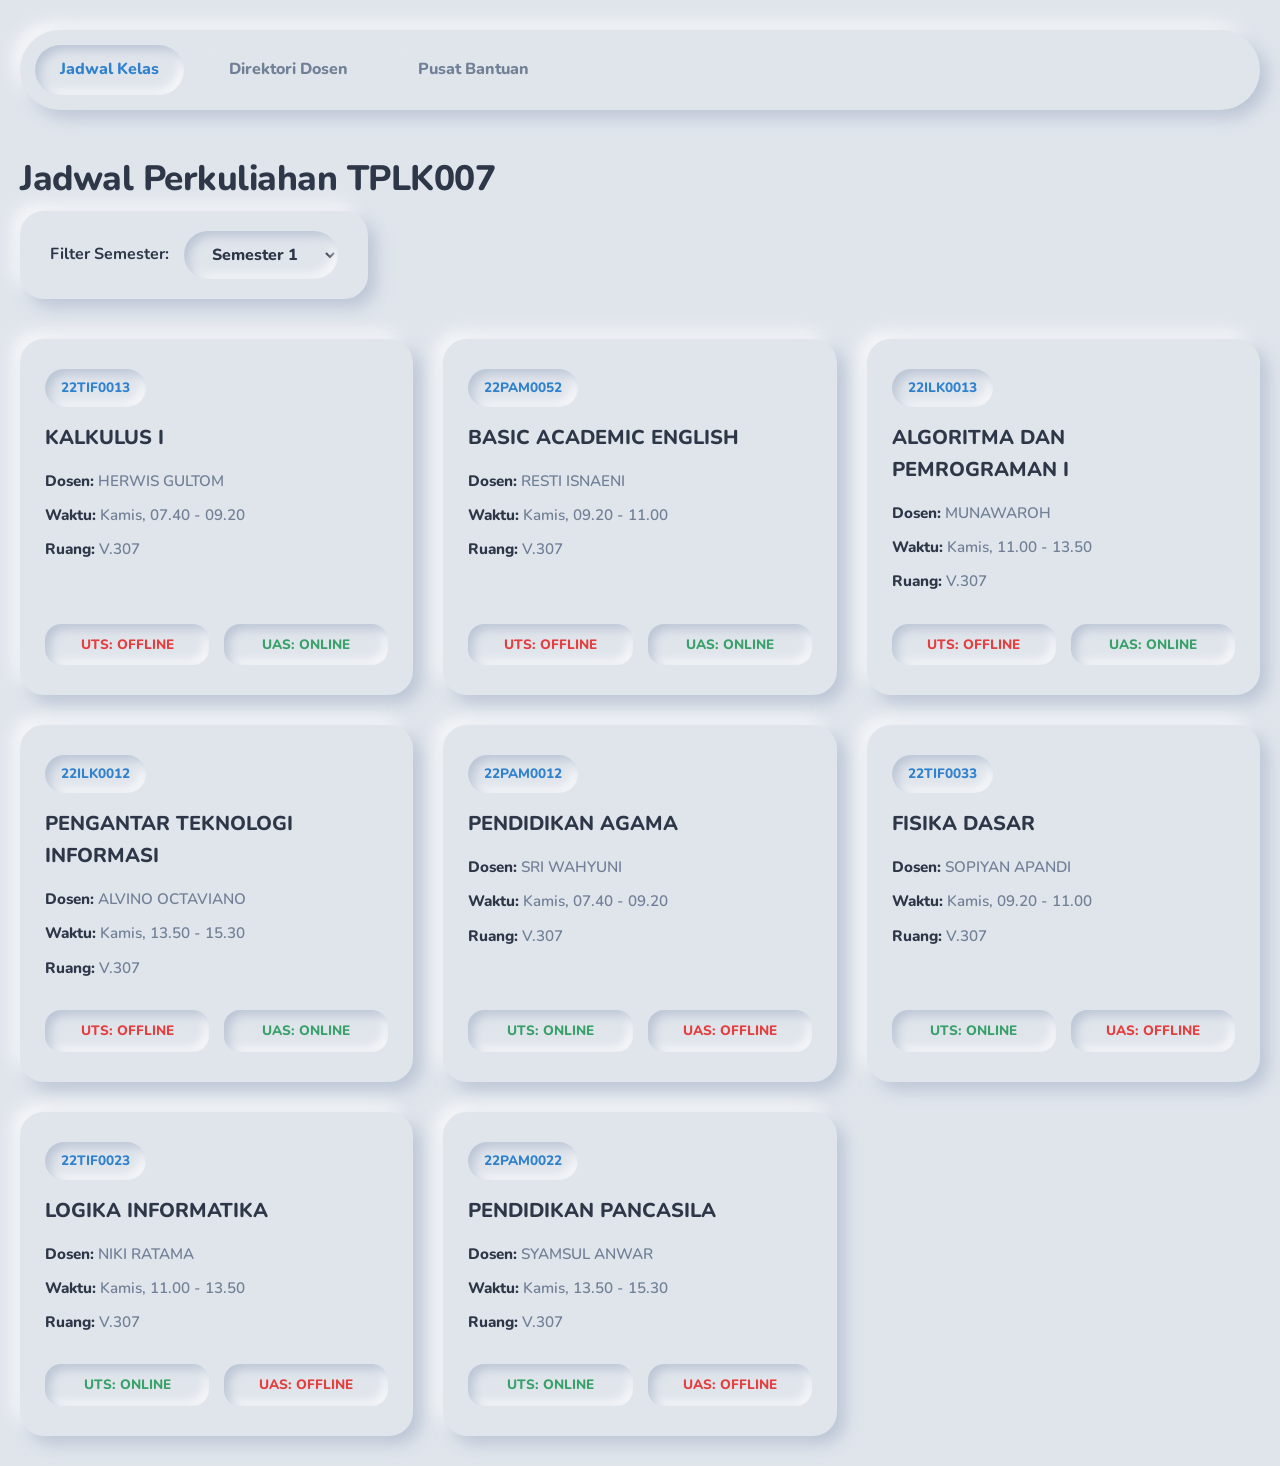
<file: index.html>
<!DOCTYPE html>
<html lang="id">
<head>
    <meta charset="UTF-8">
    <meta name="viewport" content="width=device-width, initial-scale=1.0">
    <title>Jadwal Kuliah | Prototype</title>
    <link rel="stylesheet" href="style4.css">
</head>
<body>

    <div class="container">
        <nav id="mainNav">
            <a href="#" data-target="page-jadwal" class="active">Jadwal Kelas</a>
            <a href="#" data-target="page-dosen">Direktori Dosen</a>
            <a href="#" data-target="page-bantuan">Pusat Bantuan</a>
        </nav>

        <section id="page-jadwal" class="page-section active">
            <h1 class="header-title">Jadwal Perkuliahan TPLK007</h1>
            
            <div class="filter-box">
                <label for="semesterSelect"><strong>Filter Semester:</strong></label>
                <select id="semesterSelect">
                    <option value="1" selected>Semester 1</option>
                    <option value="2">Semester 2</option>
                    <option value="3">Semester 3</option>
                    <option value="4">Semester 4</option>
                    <option value="5">Semester 5</option>
                </select>
            </div>

            <div id="jadwalResults" class="grid-layout">
                </div>
            
            <div id="jadwalEmpty" class="empty-state">
                <h3>⚠️ Data Tidak Ditemukan</h3>
                <p>Jadwal untuk semester ini belum diterbitkan oleh bagian akademik.</p>
            </div>
        </section>

        <section id="page-dosen" class="page-section">
            <h1 class="header-title">Direktori Dosen Pengampu</h1>
            <p class="header-subtitle">Daftar dosen yang mengajar di kelas TPLK007.</p>
            <div class="filter-box">
                <label for="semesterDosen"><strong>Filter Semester:</strong></label>
                <select id="semesterDosen">
                    <option value="1" selected>Semester 1</option>
                    <option value="2">Semester 2</option>
                    <option value="3">Semester 3</option>
                    <option value="4">Semester 4</option>
                    <option value="5">Semester 5</option>
                </select>
            </div>
            <div id="dosenResult" class="grid-layout">
                </div>

            <div id="dosenEmpty" class="empty-state">
                <h3>⚠️ Data Dosen Tidak Ditemukan</h3>
                <p>Jadwal untuk semester ini belum diterbitkan oleh bagian akademik.</p>
            </div>
        </section>

        <section id="page-bantuan" class="page-section">
            <h1 class="header-title">Pusat Bantuan Mahasiswa</h1>
            <p class="header-subtitle">Pertanyaan yang sering diajukan seputar jadwal dan perkuliahan.</p>

            <div class="faq-item">
                <div class="faq-question">1. Bagaimana jika terdapat jadwal yang bentrok?</div>
                <div class="faq-answer">Silakan lapor ke bagian Administrasi Akademik (BAA) di lantai 1 maksimal 2 minggu setelah perkuliahan dimulai.</div>
            </div>
            <div class="faq-item">
                <div class="faq-question">2. Apa perbedaan status UTS Online dan Tatap Muka?</div>
                <div class="faq-answer">Status <b>Online</b> berarti ujian dilakukan melalui e-learning kampus. Status <b>Tatap Muka</b> mewajibkan kehadiran fisik di ruangan yang tertera pada jadwal.</div>
            </div>
            <div class="faq-item">
                <div class="faq-question">3. Jadwal Semester 3 saya tidak muncul?</div>
                <div class="faq-answer">Jika sistem menampilkan peringatan "Data Tidak Ditemukan", artinya KRS untuk semester tersebut belum divalidasi oleh Dosen Pembimbing Akademik.</div>
            </div>
            <div class="faq-item">
                <div class="faq-question">4. Bagaimana cara menghubungi dosen jika kelas dialihkan?</div>
                <div class="faq-answer">Gunakan menu <b>Direktori Dosen</b> untuk mencari email beliau, atau hubungi ketua tingkat (Koti) kelas TPLK007 untuk konfirmasi grup WhatsApp.</div>
            </div>
        </section>
    </div>

    <script>
        // === LOGIKA NAVIGASI (SPA) ===
        const navLinks = document.querySelectorAll('#mainNav a');
        const pages = document.querySelectorAll('.page-section');

        navLinks.forEach(link => {
            link.addEventListener('click', function(e) {
                e.preventDefault();

                // Hapus class active dari semua menu & sembunyikan semua halaman
                navLinks.forEach(nav => nav.classList.remove('active'));
                pages.forEach(page => page.classList.remove('active'));

                // Tambahkan class active ke menu yg diklik & tampilkan halamannya
                this.classList.add('active');
                const targetId = this.getAttribute('data-target');
                document.getElementById(targetId).classList.add('active');
            });
        });

        // === LOGIKA FILTER JADWAL ===
        const databaseJadwal = [
            //====Semester 1
            { semester: "1", kode: "22TIF0013", matkul: "KALKULUS I", dosen: "HERWIS GULTOM", hari: "Kamis", jam: "07.40 - 09.20", ruang: "V.307", uts: "OFFLINE", uas: "ONLINE" },
            { semester: "1", kode: "22PAM0052", matkul: "BASIC ACADEMIC ENGLISH", dosen: "RESTI ISNAENI", hari: "Kamis", jam: "09.20 - 11.00", ruang: "V.307", uts: "OFFLINE", uas: "ONLINE" },
            { semester: "1", kode: "22ILK0013", matkul: "ALGORITMA DAN PEMROGRAMAN I", dosen: "MUNAWAROH", hari: "Kamis", jam: "11.00 - 13.50", ruang: "V.307", uts: "OFFLINE", uas: "ONLINE" },
            { semester: "1", kode: "22ILK0012", matkul: "PENGANTAR TEKNOLOGI INFORMASI", dosen: "ALVINO OCTAVIANO", hari: "Kamis", jam: "13.50 - 15.30", ruang: "V.307", uts: "OFFLINE", uas: "ONLINE" },
            { semester: "1", kode: "22PAM0012", matkul: "PENDIDIKAN AGAMA", dosen: "SRI WAHYUNI", hari: "Kamis", jam: "07.40 - 09.20", ruang: "V.307", uts: "ONLINE", uas: "OFFLINE" },
            { semester: "1", kode: "22TIF0033", matkul: "FISIKA DASAR", dosen: "SOPIYAN APANDI", hari: "Kamis", jam: "09.20 - 11.00", ruang: "V.307", uts: "ONLINE", uas: "OFFLINE" },
            { semester: "1", kode: "22TIF0023", matkul: "LOGIKA INFORMATIKA", dosen: "NIKI RATAMA", hari: "Kamis", jam: "11.00 - 13.50", ruang: "V.307", uts: "ONLINE", uas: "OFFLINE" },
            { semester: "1", kode: "22PAM0022", matkul: "PENDIDIKAN PANCASILA", dosen: "SYAMSUL ANWAR", hari: "Kamis", jam: "13.50 - 15.30", ruang: "V.307", uts: "ONLINE", uas: "OFFLINE" },

            //====Semester 2
            { semester: "2", kode: "22TIF0062", matkul: "KOMPUTER GRAFIK", dosen: "PETRICIA OKTAVIA", hari: "Kamis", jam: "07.40 - 09.20", ruang: "V.109", uts: "OFFLINE", uas: "ONLINE" },
            { semester: "2", kode: "22TIF0052", matkul: "KOMPUTER DAN MASYARAKAT", dosen: "RIA ESTER", hari: "Kamis", jam: "09.20 - 11.00", ruang: "V.109", uts: "OFFLINE", uas: "ONLINE" },
            { semester: "2", kode: "22TIF0043", matkul: "KALKULUS II", dosen: "MUNAWAROH", hari: "Kamis", jam: "11.00 - 13.50", ruang: "V.109", uts: "OFFLINE", uas: "ONLINE" },
            { semester: "2", kode: "22ILK0033", matkul: "SISTEM OPERASI", dosen: "RINNA RACHMATIKA", hari: "Kamis", jam: "13.50 - 15.30", ruang: "V.109", uts: "OFFLINE", uas: "ONLINE" },
            { semester: "2", kode: "22TIF0082", matkul: "PENGANTAR APLIKASI KOMPUTER", dosen: "GIGIH AMRILLAH IBUNRHUS", hari: "Kamis", jam: "07.40 - 09.20", ruang: "V.109", uts: "ONLINE", uas: "OFFLINE" },
            { semester: "2", kode: "22PAM0062", matkul: "INTERMEDIATE ACADEMIC ENGLISH", dosen: "NENENG MISLIYAH", hari: "Kamis", jam: "09.20 - 11.00", ruang: "V.109", uts: "ONLINE", uas: "OFFLINE" },
            { semester: "2", kode: "22TIF0072", matkul: "KOMUNIKASI DATA", dosen: "WINARNI", hari: "Kamis", jam: "11.00 - 13.50", ruang: "V.109", uts: "ONLINE", uas: "OFFLINE" },
            { semester: "2", kode: "22PAM0042", matkul: "BAHASA INDONESIA", dosen: "ITA HANDAYANI", hari: "Kamis", jam: "13.50 - 15.30", ruang: "V.109", uts: "ONLINE", uas: "OFFLINE" },
            { semester: "2", kode: "22PAM0032", matkul: "PENDIDIKAN KEWARGANEGARAAN", dosen: "PRIMA SADEWA", hari: "Kamis", jam: "16.00 - 17.40", ruang: "V.109", uts: "ONLINE", uas: "OFFLINE" },

            //====Semester 3
            { semester: "3", kode: "22TIF0122", matkul: "GRAPH TERAPAN", dosen: "ABDULLAH MUHAJIR", hari: "Kamis", jam: "07.40 - 09.20", ruang: "V.108", uts: "OFFLINE", uas: "ONLINE" },
            { semester: "3", kode: "22TIF0113", matkul: "ALGORITMA DAN PEMROGRAMAN II", dosen: "EKA SRI RAHAYU", hari: "Kamis", jam: "09.20 - 11.00", ruang: "V.108", uts: "OFFLINE", uas: "ONLINE" },
            { semester: "3", kode: "22ILK0042", matkul: "ALJABAR LINIER DAN MATRIKS", dosen: "WIDYAH NOVIANA", hari: "Kamis", jam: "11.00 - 13.50", ruang: "V.108", uts: "OFFLINE", uas: "ONLINE" },
            { semester: "3", kode: "22TIF0103", matkul: "STRUTUR DATA", dosen: "IWAN GIRI WALUYO", hari: "Kamis", jam: "16.00 - 17.40", ruang: "V.108", uts: "OFFLINE", uas: "ONLINE" },
            { semester: "3", kode: "22TIF0093", matkul: "STATISTIKA DAN PROBABILITAS", dosen: "NISAK RUWAH IBNATUR HUSNUL", hari: "Kamis", jam: "07.40 - 09.20", ruang: "V.108", uts: "ONLINE", uas: "OFFLINE" },
            { semester: "3", kode: "22TIF0133", matkul: "JARINGAN KOMPUTER", dosen: "HALILI MAAR", hari: "Kamis", jam: "09.20 - 11.00", ruang: "V.108", uts: "ONLINE", uas: "OFFLINE" },
            { semester: "3", kode: "22TIF0142", matkul: "MATEMATIKA DISKRIT", dosen: "APRINIA HANDAYANI", hari: "Kamis", jam: "11.00 - 13.50", ruang: "V.108", uts: "ONLINE", uas: "OFFLINE" },
            { semester: "3", kode: "22TIF0152", matkul: "SISTEM BERKAS", dosen: "DEVI DAMAYANTI", hari: "Kamis", jam: "13.50 - 15.30", ruang: "V.108", uts: "ONLINE", uas: "OFFLINE" },

            //====Semester 4
            { semester: "4", kode: "22TIF0193", matkul: "BASIS DATA 1", dosen: "SOPIYAN APANDI", hari: "Kamis", jam: "09.20 - 11.00", ruang: "V.102", uts: "OFFLINE", uas: "ONLINE" },
            { semester: "4", kode: "22TIF0162", matkul: "DATA MINING", dosen: "SYAEFUL MACHFUD", hari: "Kamis", jam: "11.00 - 13.50", ruang: "V.102", uts: "OFFLINE", uas: "ONLINE" },
            { semester: "4", kode: "22TIF0172", matkul: "TEORI BAHASA DAN AUTOMATA", dosen: "RESTI AMALIA", hari: "Kamis", jam: "13.50 - 15.30", ruang: "V.102", uts: "OFFLINE", uas: "ONLINE" },
            { semester: "4", kode: "22TIF0203", matkul: "PEMROGRAMAN I", dosen: "GALUH SAPUTRI", hari: "Kamis", jam: "16.00 - 17.40", ruang: "V.102", uts: "OFFLINE", uas: "ONLINE" },
            { semester: "4", kode: "22TIF0223", matkul: "CLOUD COMPUTING", dosen: "HALILI MAAR", hari: "Kamis", jam: "07.40 - 09.20", ruang: "V.102", uts: "ONLINE", uas: "OFFLINE" },
            { semester: "4", kode: "22TIF0182", matkul: "INTERAKSI MANUSIA & KOMPUTER", dosen: "SYAEFUL MACHFUD", hari: "Kamis", jam: "09.20 - 11.00", ruang: "V.102", uts: "ONLINE", uas: "OFFLINE" },
            { semester: "4", kode: "22TIF0232", matkul: "ANALISA DAN PERANCANGAN SISTEM", dosen: "INTAN KUMALASARI", hari: "Kamis", jam: "11.00 - 13.50", ruang: "V.102", uts: "ONLINE", uas: "OFFLINE" },
            { semester: "4", kode: "22TIF0213", matkul: "METODE NUMERIK", dosen: "JUPRON", hari: "Kamis", jam: "13.50 - 15.30", ruang: "V.102", uts: "ONLINE", uas: "OFFLINE" },
        ];

        // === DATA DOSEN (dipindahkan dari dosen.html) ===
        const databaseDosen = [
            // Semester 1
            { semester: "1", nama: "Herwis Gultom, S.Kom., M.Kom.", bidang: "Matematika & Dasar Ilmu Komputer", email: "dosen02535@unpam.ac.id", ruang: "V.607" },
            { semester: "1", nama: "Resti Isnaeni, S.S., M.Pd.", bidang: "Mata Kuliah Umum", email: "dosen01300@unpam.ac.id", ruang: "V.607" },
            { semester: "1", nama: "Munawaroh, S.Kom., M.Kom.", bidang: "Algoritma & Pemrograman", email: "dosen00831@unpam.ac.id", ruang: "V.607" },
            { semester: "1", nama: "Alvino Octaviano, S.T., M.Kom.", bidang: "Komputasi Terapan, Grafika & Interaksi", email: "dosen00397@unpam.ac.id", ruang: "V.607" },
            { semester: "1", nama: "Sri Wahyuni, S.Pd.I., M.Pd.I.", bidang: "Mata Kuliah Umum", email: "dosen01870@unpam.ac.id", ruang: "V.607" },
            { semester: "1", nama: "Sopiyan Apandi, S.Kom., M.Kom.", bidang: "Matematika & Dasar Ilmu Komputer", email: "dosen02601@unpam.ac.id", ruang: "V.607" },
            { semester: "1", nama: "Niki Ratama, S.Kom., M.Kom.", bidang: "Matematika & Dasar Ilmu Komputer", email: "dosen00835@unpam.ac.id", ruang: "V.607" },
            { semester: "1", nama: "Syamsul Anwar, S.E., M.M.", bidang: "Mata Kuliah Umum", email: "dosen02022@unpam.ac.id", ruang: "V.607" },

            // Semester 2
            { semester: "2", nama: "Petricia Oktavia, S.Pd., M.Pd.", bidang: "Komputasi Terapan, Grafika & Interaksi", email: "dosen00638@unpam.ac.id", ruang: "V.607" },
            { semester: "2", nama: "Ria Ester, S.Kom., M.Kom.", bidang: "Mata Kuliah Umum", email: "dosen02665@unpam.ac.id", ruang: "V.607" },
            { semester: "2", nama: "Munawaroh, S.Kom., M.Kom.", bidang: "Matematika & Dasar Ilmu Komputer", email: "dosen00831@unpam.ac.id", ruang: "V.607" },
            { semester: "2", nama: "Rinna Rachmatika, S.Kom., M.Kom.", bidang: "Sistem Komputer, Jaringan & Infrastruktur IT", email: "dosen00836@unpam.ac.id", ruang: "V.607" },
            { semester: "2", nama: "Gigih Amrillah Ibnurhus, S.Sos., M.Kom.", bidang: "Komputasi Terapan, Grafika & Interaksi", email: "dosen02838@unpam.ac.id", ruang: "V.607" },
            { semester: "2", nama: "Neneng Misliyah, S.Pd., M.Pd.", bidang: "Mata Kuliah Umum", email: "dosen00745@unpam.ac.id", ruang: "V.607" },
            { semester: "2", nama: "Dr. Winarni, S.T., M.T.I.", bidang: "Sistem Komputer, Jaringan & Infrastruktur IT", email: "dosen02874@unpam.ac.id", ruang: "V.607" },
            { semester: "2", nama: "Ita Hindayani, S.Pd., M.Pd.", bidang: "Mata Kuliah Umum", email: "dosen01947@unpam.ac.id", ruang: "V.607" },
            { semester: "2", nama: "Prima Sadewa, S.Pd., M.Pd.", bidang: "Mata Kuliah Umum", email: "dosen01466@unpam.ac.id", ruang: "V.607" },

            // Semester 3
            { semester: "3", nama: "Abdullah Muhajir, S.Kom., M.Kom.", bidang: "Matematika & Dasar Ilmu Komputer", email: "dosen02602@unpam.ac.id", ruang: "V.607" },
            { semester: "3", nama: "Eka Sri Rahayu, S.Kom., M.Kom.", bidang: "Algoritma & Pemrograman", email: "dosen02839@unpam.ac.id", ruang: "V.607" },
            { semester: "3", nama: "Widyah Noviana, S.Pd., M.Pd.", bidang: "Matematika & Dasar Ilmu Komputer", email: "dosen0314@unpam.ac.id", ruang: "V.607" },
            { semester: "3", nama: "Iwan Giri Waluyo, S.Kom., M.Kom.", bidang: "Algoritma & Pemrograman", email: "dosen02370@unpam.ac.id", ruang: "V.607" },
            { semester: "3", nama: "Nisak Ruwah Ibnatur Husnul, S.Pd., M.Pd.", bidang: "Matematika & Dasar Ilmu Komputer", email: "dosen01267@unpam.ac.id", ruang: "V.607" },
            { semester: "3", nama: "Halili Maar, S.Kom., M.Kom.", bidang: "Sistem Komputer, Jaringan & Infrastruktur IT", email: "dosen02957@unpam.ac.id", ruang: "V.607" },
            { semester: "3", nama: "Aprinia Handayani, S.Si., M.Kom.", bidang: "Matematika & Dasar Ilmu Komputer", email: "dosen02719@unpam.ac.id", ruang: "V.607" },
            { semester: "3", nama: "Devi Damayanti, S.Kom., M.Kom.", bidang: "Perangkat Lunak, Basis Data & Ilmu Data", email: "dosen02390@unpam.ac.id", ruang: "V.607" },

            // Semester 4
            { semester: "4", nama: "Sopiyan Apandi, S.Kom., M.Kom.", bidang: "Perangkat Lunak, Basis Data & Ilmu Data", email: "dosen02601@unpam.ac.id", ruang: "V.607" },
            { semester: "4", nama: "Syaeful Machfud, S.Kom., M.Kom.", bidang: "Perangkat Lunak, Basis Data & Ilmu Data", email: "dosen02836@unpam.ac.id", ruang: "V.607" },
            { semester: "4", nama: "Syaeful Machfud, S.Kom., M.Kom.", bidang: "Komputasi Terapan, Grafika & Interaksi", email: "dosen02836@unpam.ac.id", ruang: "V.607" },
            { semester: "4", nama: "Resti Amalia, S.Kom., M.Kom.", bidang: "Matematika & Dasar Ilmu Komputer", email: "dosen00850@unpam.ac.id", ruang: "V.607" },
            { semester: "4", nama: "Galuh Saputri, S.Kom., M.Kom.", bidang: "Algoritma & Pemrograman", email: "dosen02693@unpam.ac.id", ruang: "V.607" },
            { semester: "4", nama: "Halili Maar, S.Kom., M.Kom.", bidang: "Sistem Komputer, Jaringan & Infrastruktur IT", email: "dosen02957@unpam.ac.id", ruang: "V.607" },
            { semester: "4", nama: "Intan Kumalasari, S.Kom., M.Kom.", bidang: "Perangkat Lunak, Basis Data & Ilmu Data", email: "dosen02368@unpam.ac.id", ruang: "V.607" },
            { semester: "4", nama: "Jupron, S.Kom., M.Kom.", bidang: "Matematika & Dasar Ilmu Komputer", email: "dosen02664@unpam.ac.id", ruang: "V.607" }
        ];

        const semesterDosen = document.getElementById('semesterDosen');
        const dosenResult = document.getElementById('dosenResult');
        const dosenEmpty = document.getElementById('dosenEmpty');

        const renderDosen = (semester) => {
            dosenResult.innerHTML = '';
            const filtered = databaseDosen.filter(item => item.semester === semester);

            if (filtered.length === 0) {
                dosenEmpty.style.display = 'block';
            } else {
                dosenEmpty.style.display = 'none';
                filtered.forEach(item => {
                    dosenResult.innerHTML += `
                        <div class="card">
                            <h3 class="card-title">${item.nama}</h3>
                            <p class="card-text"><strong>Bidang:</strong> ${item.bidang}</p>
                            <p class="card-text"><strong>Email:</strong> <span>${item.email}</span></p>
                            <p class="card-text"><strong>Ruang:</strong> ${item.ruang}</p>
                        </div>
                    `;
                });
            }
        };

        // Render awal & Event Listener Filter
        renderDosen("1");
        semesterDosen.addEventListener('change', (e) => renderDosen(e.target.value));

        const semesterSelect = document.getElementById('semesterSelect');
        const jadwalResults = document.getElementById('jadwalResults');
        const jadwalEmpty = document.getElementById('jadwalEmpty');

        const getStatusTheme = (status) => status === "ONLINE" ? "status-online" : "status-offline";

        const renderJadwal = (semester) => {
            jadwalResults.innerHTML = '';
            const filtered = databaseJadwal.filter(item => item.semester === semester);

            if (filtered.length === 0) {
                jadwalEmpty.style.display = 'block';
            } else {
                jadwalEmpty.style.display = 'none';
                filtered.forEach(item => {
                    jadwalResults.innerHTML += `
                        <div class="card">
                            <div class="card-body">
                                <span class="card-badge">${item.kode}</span>
                                <h3 class="card-title">${item.matkul}</h3>
                                <p class="card-text"><strong>Dosen:</strong> ${item.dosen}</p>
                                <p class="card-text"><strong>Waktu:</strong> ${item.hari}, ${item.jam}</p>
                                <p class="card-text"><strong>Ruang:</strong> ${item.ruang}</p>
                            </div>

                            <div class="status-container">
                                <div class="status-badge ${getStatusTheme(item.uts)}">UTS: ${item.uts}</div>
                                <div class="status-badge ${getStatusTheme(item.uas)}">UAS: ${item.uas}</div>
                            </div>
                        </div>
                    `;
                });
            }
        };

        // Render awal & Event Listener Filter
        renderJadwal("1");
        semesterSelect.addEventListener('change', (e) => renderJadwal(e.target.value));

    </script>
</body>
</html>
</file>
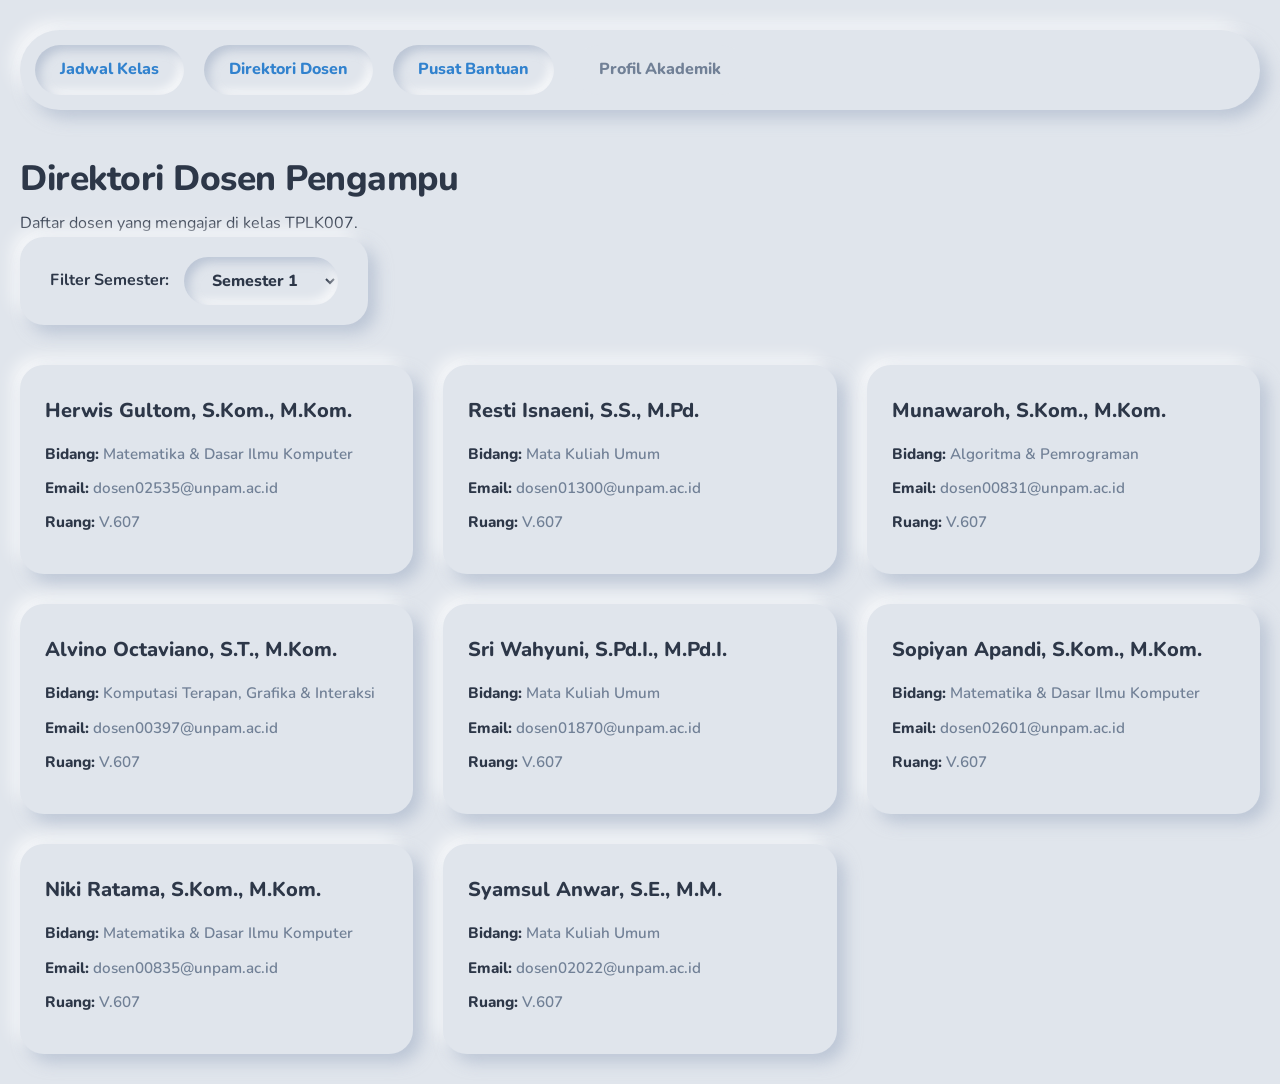
<file: dosen.html>
<!DOCTYPE html>
<html lang="id">
<head>
    <meta charset="UTF-8">
    <meta name="viewport" content="width=device-width, initial-scale=1.0">
    <title>Direktori Dosen | Prototype</title>
    <link rel="stylesheet" href="style4.css">
</head>
<body>
    <div class="container">
        <nav id="mainNav">
            <a href="index.html" class="active">Jadwal Kelas</a>
            <a href="dosen.html" class="active">Direktori Dosen</a>
            <a href="help.html" class="active">Pusat Bantuan</a>
            <a href="#" data-target="page-login" class="hidden">Profil Akademik</a>
        </nav>

        <section id="page-dosen" class="page-section active">
            <h1 class="header-title">Direktori Dosen Pengampu</h1>
            <p class="header-subtitle">Daftar dosen yang mengajar di kelas TPLK007.</p>

            <div class="filter-box">
                <label for="semesterDosen"><strong>Filter Semester:</strong></label>
                <select id="semesterDosen">
                    <option value="1" selected>Semester 1</option>
                    <option value="2">Semester 2</option>
                    <option value="3">Semester 3</option>
                    <option value="4">Semester 4</option>
                    <option value="5">Semester 5</option>
                </select>
            </div>

            <div id="dosenResult" class="grid-layout"></div>

            <div id="dosenEmpty" class="empty-state">
                <h3>⚠️ Data Dosen Tidak Ditemukan</h3>
                <p>Jadwal untuk semester ini belum diterbitkan oleh bagian akademik.</p>
            </div>
        </section>
    </div>

    <script>
        const databaseDosen = [
            { semester: "1", nama: "Herwis Gultom, S.Kom., M.Kom.", bidang: "Matematika & Dasar Ilmu Komputer", email: "dosen02535@unpam.ac.id", ruang: "V.607" },
            { semester: "1", nama: "Resti Isnaeni, S.S., M.Pd.", bidang: "Mata Kuliah Umum", email: "dosen01300@unpam.ac.id", ruang: "V.607" },
            { semester: "1", nama: "Munawaroh, S.Kom., M.Kom.", bidang: "Algoritma & Pemrograman", email: "dosen00831@unpam.ac.id", ruang: "V.607" },
            { semester: "1", nama: "Alvino Octaviano, S.T., M.Kom.", bidang: "Komputasi Terapan, Grafika & Interaksi", email: "dosen00397@unpam.ac.id", ruang: "V.607" },
            { semester: "1", nama: "Sri Wahyuni, S.Pd.I., M.Pd.I.", bidang: "Mata Kuliah Umum", email: "dosen01870@unpam.ac.id", ruang: "V.607" },
            { semester: "1", nama: "Sopiyan Apandi, S.Kom., M.Kom.", bidang: "Matematika & Dasar Ilmu Komputer", email: "dosen02601@unpam.ac.id", ruang: "V.607" },
            { semester: "1", nama: "Niki Ratama, S.Kom., M.Kom.", bidang: "Matematika & Dasar Ilmu Komputer", email: "dosen00835@unpam.ac.id", ruang: "V.607" },
            { semester: "1", nama: "Syamsul Anwar, S.E., M.M.", bidang: "Mata Kuliah Umum", email: "dosen02022@unpam.ac.id", ruang: "V.607" },

            { semester: "2", nama: "Petricia Oktavia, S.Pd., M.Pd.", bidang: "Komputasi Terapan, Grafika & Interaksi", email: "dosen00638@unpam.ac.id", ruang: "V.607" },
            { semester: "2", nama: "Ria Ester, S.Kom., M.Kom.", bidang: "Mata Kuliah Umum", email: "dosen02665@unpam.ac.id", ruang: "V.607" },
            { semester: "2", nama: "Munawaroh, S.Kom., M.Kom.", bidang: "Matematika & Dasar Ilmu Komputer", email: "dosen00831@unpam.ac.id", ruang: "V.607" },
            { semester: "2", nama: "Rinna Rachmatika, S.Kom., M.Kom.", bidang: "Sistem Komputer, Jaringan & Infrastruktur IT", email: "dosen00836@unpam.ac.id", ruang: "V.607" },
            { semester: "2", nama: "Gigih Amrillah Ibnurhus, S.Sos., M.Kom.", bidang: "Komputasi Terapan, Grafika & Interaksi", email: "dosen02838@unpam.ac.id", ruang: "V.607" },
            { semester: "2", nama: "Neneng Misliyah, S.Pd., M.Pd.", bidang: "Mata Kuliah Umum", email: "dosen00745@unpam.ac.id", ruang: "V.607" },
            { semester: "2", nama: "Dr. Winarni, S.T., M.T.I.", bidang: "Sistem Komputer, Jaringan & Infrastruktur IT", email: "dosen02874@unpam.ac.id", ruang: "V.607" },
            { semester: "2", nama: "Ita Hindayani, S.Pd., M.Pd.", bidang: "Mata Kuliah Umum", email: "dosen01947@unpam.ac.id", ruang: "V.607" },
            { semester: "2", nama: "Prima Sadewa, S.Pd., M.Pd.", bidang: "Mata Kuliah Umum", email: "dosen01466@unpam.ac.id", ruang: "V.607" },

            { semester: "3", nama: "Abdullah Muhajir, S.Kom., M.Kom.", bidang: "Matematika & Dasar Ilmu Komputer", email: "dosen02602@unpam.ac.id", ruang: "V.607" },
            { semester: "3", nama: "Eka Sri Rahayu, S.Kom., M.Kom.", bidang: "Algoritma & Pemrograman", email: "dosen02839@unpam.ac.id", ruang: "V.607" },
            { semester: "3", nama: "Widyah Noviana, S.Pd., M.Pd.", bidang: "Matematika & Dasar Ilmu Komputer", email: "dosen0314@unpam.ac.id", ruang: "V.607" },
            { semester: "3", nama: "Iwan Giri Waluyo, S.Kom., M.Kom.", bidang: "Algoritma & Pemrograman", email: "dosen02370@unpam.ac.id", ruang: "V.607" },
            { semester: "3", nama: "Nisak Ruwah Ibnatur Husnul, S.Pd., M.Pd.", bidang: "Matematika & Dasar Ilmu Komputer", email: "dosen01267@unpam.ac.id", ruang: "V.607" },
            { semester: "3", nama: "Halili Maar, S.Kom., M.Kom.", bidang: "Sistem Komputer, Jaringan & Infrastruktur IT", email: "dosen02957@unpam.ac.id", ruang: "V.607" },
            { semester: "3", nama: "Aprinia Handayani, S.Si., M.Kom.", bidang: "Matematika & Dasar Ilmu Komputer", email: "dosen02719@unpam.ac.id", ruang: "V.607" },
            { semester: "3", nama: "Devi Damayanti, S.Kom., M.Kom.", bidang: "Perangkat Lunak, Basis Data & Ilmu Data", email: "dosen02390@unpam.ac.id", ruang: "V.607" },

            { semester: "4", nama: "Sopiyan Apandi, S.Kom., M.Kom.", bidang: "Perangkat Lunak, Basis Data & Ilmu Data", email: "dosen02601@unpam.ac.id", ruang: "V.607" },
            { semester: "4", nama: "Syaeful Machfud, S.Kom., M.Kom.", bidang: "Perangkat Lunak, Basis Data & Ilmu Data", email: "dosen02836@unpam.ac.id", ruang: "V.607" },
            { semester: "4", nama: "Syaeful Machfud, S.Kom., M.Kom.", bidang: "Komputasi Terapan, Grafika & Interaksi", email: "dosen02836@unpam.ac.id", ruang: "V.607" },
            { semester: "4", nama: "Resti Amalia, S.Kom., M.Kom.", bidang: "Matematika & Dasar Ilmu Komputer", email: "dosen00850@unpam.ac.id", ruang: "V.607" },
            { semester: "4", nama: "Galuh Saputri, S.Kom., M.Kom.", bidang: "Algoritma & Pemrograman", email: "dosen02693@unpam.ac.id", ruang: "V.607" },
            { semester: "4", nama: "Halili Maar, S.Kom., M.Kom.", bidang: "Sistem Komputer, Jaringan & Infrastruktur IT", email: "dosen02957@unpam.ac.id", ruang: "V.607" },
            { semester: "4", nama: "Intan Kumalasari, S.Kom., M.Kom.", bidang: "Perangkat Lunak, Basis Data & Ilmu Data", email: "dosen02368@unpam.ac.id", ruang: "V.607" },
            { semester: "4", nama: "Jupron, S.Kom., M.Kom.", bidang: "Matematika & Dasar Ilmu Komputer", email: "dosen02664@unpam.ac.id", ruang: "V.607" },
        ];

        const semesterDosenEl = document.getElementById('semesterDosen');
        const dosenResultEl = document.getElementById('dosenResult');
        const dosenEmptyEl = document.getElementById('dosenEmpty');

        const renderDosen = (semester) => {
            dosenResultEl.innerHTML = '';
            const filtered = databaseDosen.filter(item => item.semester === semester);

            if (filtered.length === 0) {
                dosenEmptyEl.style.display = 'block';
            } else {
                dosenEmptyEl.style.display = 'none';
                filtered.forEach(item => {
                    dosenResultEl.innerHTML += `
                        <div class="card">
                            <h3 class="card-title">${item.nama}</h3>
                            <p class="card-text"><strong>Bidang:</strong> ${item.bidang}</p>
                            <p class="card-text"><strong>Email:</strong> <span>${item.email}</span></p>
                            <p class="card-text"><strong>Ruang:</strong> ${item.ruang}</p>
                        </div>
                    `;
                });
            }
        };

        renderDosen('1');
        semesterDosenEl.addEventListener('change', (e) => renderDosen(e.target.value));
    </script>
</body>
</html>
</file>
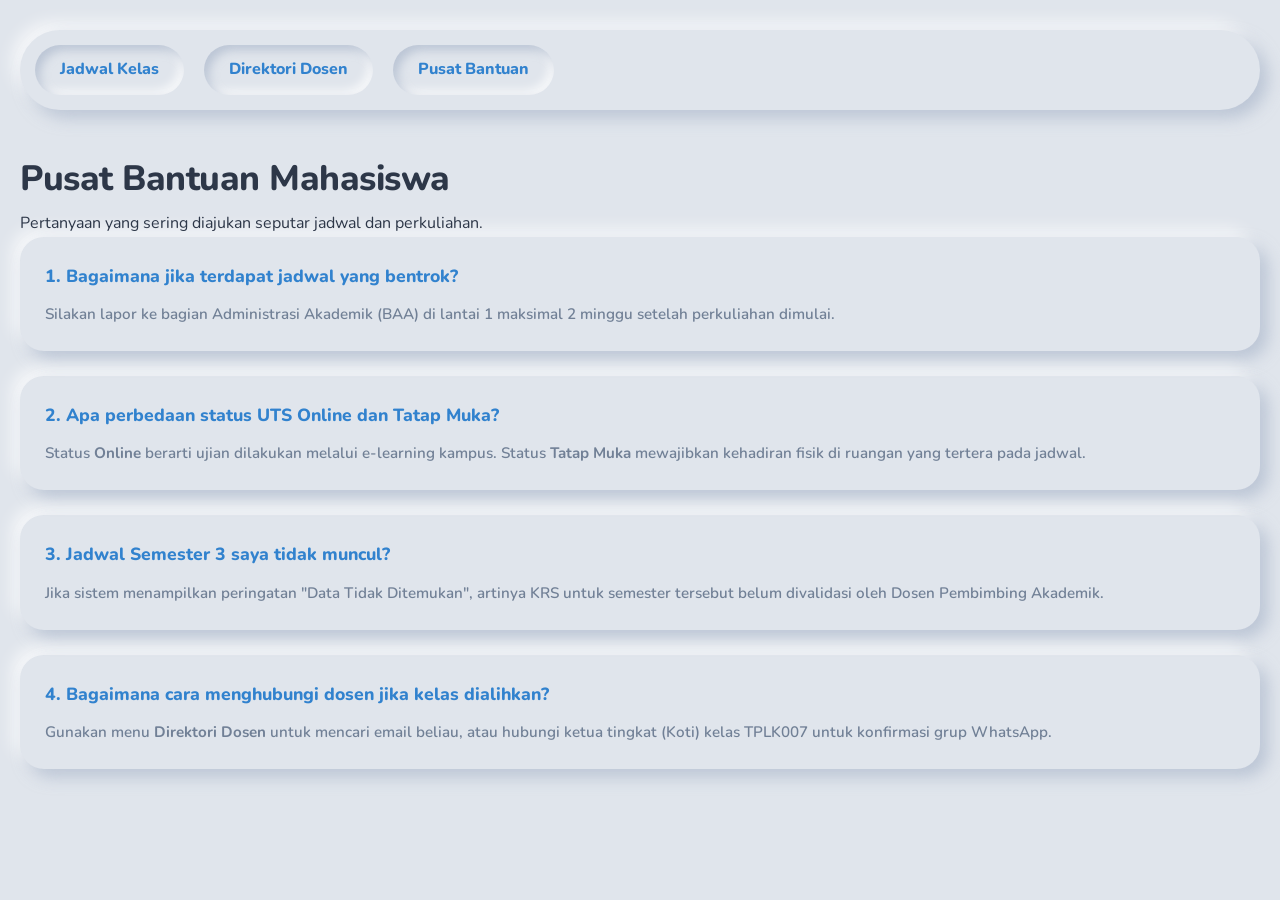
<file: help.html>
<!DOCTYPE html>
<html lang="id">
<head>
    <meta charset="UTF-8">
    <meta name="viewport" content="width=device-width, initial-scale=1.0">
    <title>Pusat Bantuan | Prototype</title>
    <link rel="stylesheet" href="style4.css">
</head>
<body>
    <div class="container">
        <nav id="mainNav">
            <a href="index.html" class="active">Jadwal Kelas</a>
            <a href="dosen.html" class="active">Direktori Dosen</a>
            <a href="help.html" class="active">Pusat Bantuan</a>
        </nav>

        <section id="page-bantuan" class="page-section active">
            <h1 class="header-title">Pusat Bantuan Mahasiswa</h1>
            <p class="header-subtitle">Pertanyaan yang sering diajukan seputar jadwal dan perkuliahan.</p>

            <div class="faq-item">
                <div class="faq-question">1. Bagaimana jika terdapat jadwal yang bentrok?</div>
                <div class="faq-answer">Silakan lapor ke bagian Administrasi Akademik (BAA) di lantai 1 maksimal 2 minggu setelah perkuliahan dimulai.</div>
            </div>
            <div class="faq-item">
                <div class="faq-question">2. Apa perbedaan status UTS Online dan Tatap Muka?</div>
                <div class="faq-answer">Status <b>Online</b> berarti ujian dilakukan melalui e-learning kampus. Status <b>Tatap Muka</b> mewajibkan kehadiran fisik di ruangan yang tertera pada jadwal.</div>
            </div>
            <div class="faq-item">
                <div class="faq-question">3. Jadwal Semester 3 saya tidak muncul?</div>
                <div class="faq-answer">Jika sistem menampilkan peringatan "Data Tidak Ditemukan", artinya KRS untuk semester tersebut belum divalidasi oleh Dosen Pembimbing Akademik.</div>
            </div>
            <div class="faq-item">
                <div class="faq-question">4. Bagaimana cara menghubungi dosen jika kelas dialihkan?</div>
                <div class="faq-answer">Gunakan menu <b>Direktori Dosen</b> untuk mencari email beliau, atau hubungi ketua tingkat (Koti) kelas TPLK007 untuk konfirmasi grup WhatsApp.</div>
            </div>
        </section>
    </div>
</body>
</html>
</file>
<file: style4.css>
/* =========================================
   TEMA NEUMORPHISM (Soft 3D / Tactile UI)
   Fokus pada Manipulasi Bayangan CSS Murni
========================================= */

@import url('https://fonts.googleapis.com/css2?family=Nunito:wght@400;600;800&display=swap');

:root {
    /* Warna latar dan elemen wajib sama agar efek 3D menyatu */
    --bg-color: #e0e5ec;
    --text-main: #2d3748;
    --text-muted: #718096;
    --accent: #3182ce;
    
    /* Neumorphic Shadows (Rahasia utama efek 3D) */
    --shadow-out: 8px 8px 16px rgba(163, 177, 198, 0.6), 
                 -8px -8px 16px rgba(255, 255, 255, 0.7);
    --shadow-out-hover: 12px 12px 20px rgba(163, 177, 198, 0.7), 
                       -12px -12px 20px rgba(255, 255, 255, 0.8);
    --shadow-in: inset 5px 5px 10px rgba(163, 177, 198, 0.6), 
                inset -5px -5px 10px rgba(255, 255, 255, 0.7);
                
    --radius-lg: 24px;
    --radius-md: 16px;
    --radius-pill: 50px;
}

* {
    box-sizing: border-box;
    margin: 0;
    padding: 0;
    font-family: 'Nunito', sans-serif;
}

body {
    background-color: var(--bg-color);
    color: var(--text-main);
    line-height: 1.6;
    padding: 30px 20px;
    min-height: 100vh;
}

.container {
    max-width: 1300px;
    margin: 0 auto;
}

/* Navigasi (Efek Tombol Timbul & Tenggelam) */
nav {
    display: flex;
    flex-wrap: wrap;
    gap: 20px;
    margin-bottom: 40px;
    padding: 15px;
    border-radius: var(--radius-pill);
    box-shadow: var(--shadow-out);
}

nav a {
    text-decoration: none;
    color: var(--text-muted);
    font-weight: 800;
    padding: 12px 25px;
    border-radius: var(--radius-pill);
    transition: all 0.2s ease;
    background-color: var(--bg-color);
}

/* Efek saat tombol di-hover (Timbul makin tinggi) */
nav a:hover {
    color: var(--accent);
    box-shadow: var(--shadow-out-hover);
    transform: translateY(-2px);
}

/* Efek saat tombol aktif/diklik (Tenggelam/Ditekan) */
nav a.active {
    color: var(--accent);
    box-shadow: var(--shadow-in);
    transform: translateY(0);
}

/* Pengaturan Halaman (SPA) */
.page-section { display: none; animation: floatIn 0.4s ease; }
.page-section.active { display: block; }
@keyframes floatIn { 
    from { opacity: 0; transform: translateY(15px); } 
    to { opacity: 1; transform: translateY(0); } 
}

/* Header Teks */
.header-title {
    font-size: 2.2rem;
    font-weight: 800;
    color: var(--text-main);
    margin-bottom: 5px;
    letter-spacing: -0.5px;
}

/* Elemen Form & Filter (Efek Cekung ke Dalam) */
.filter-box {
    padding: 20px 30px;
    border-radius: var(--radius-lg);
    margin-bottom: 40px;
    display: inline-flex;
    align-items: center;
    gap: 15px;
    box-shadow: var(--shadow-out);
}

.filter-box label {
    font-weight: 800;
    color: var(--text-main);
}

select {
    background-color: var(--bg-color);
    color: var(--text-main);
    padding: 12px 24px;
    border: none;
    border-radius: var(--radius-pill);
    outline: none;
    cursor: pointer;
    font-size: 1rem;
    font-weight: 800;
    /* Dibuat cekung agar terlihat seperti lubang input fisik */
    box-shadow: var(--shadow-in);
    transition: all 0.3s ease;
}

select:focus {
    color: var(--accent);
}

/* Grid Cards */
.grid-layout {
    display: grid;
    grid-template-columns: repeat(auto-fill, minmax(300px, 1fr));
    gap: 30px;
}

/* Kartu Jadwal & Dosen (Efek Timbul Halus) */
.card {
    background-color: var(--bg-color);
    padding: 30px 25px;
    border-radius: var(--radius-lg);
    box-shadow: var(--shadow-out);
    transition: all 0.3s ease;
    display: flex;
    height:100%;
    flex-direction: column;
    flex-grow: 1;
}

.card:hover {
    box-shadow: var(--shadow-out-hover);
    transform: translateY(-3px);
}

.card-title {
    font-size: 1.25rem;
    color: var(--text-main);
    margin-bottom: 15px;
    font-weight: 800;
}

/* Badge (Efek Tenggelam Halus) */
.card-badge {
    display: inline-block;
    color: var(--accent);
    padding: 8px 16px;
    border-radius: var(--radius-pill);
    font-size: 0.85rem;
    font-weight: 800;
    margin-bottom: 15px;
    box-shadow: var(--shadow-in);
    align-self: flex-start;
}

.card-text {
    font-size: 0.95rem;
    margin-bottom: 10px;
    color: var(--text-muted);
    font-weight: 600;
}

.card-text strong {
    color: var(--text-main);
    font-weight: 800;
}

/* Status Label */
.status-container {
    display: flex;
    align-items: end;
    gap: 15px;
    margin-top: auto;
    padding-top: 20px;
}

.status-badge {
    flex: 1;
    text-align: center;
    padding: 10px;
    border-radius: var(--radius-md);
    font-size: 0.85rem;
    font-weight: 800;
    box-shadow: var(--shadow-in);
}

/* Warna Teks Saja, Background Tetap Menyatu */
.status-online { color: #38a169; }
.status-offline { color: #e53e3e; }

/* FAQ Section */
.faq-item {
    padding: 25px;
    border-radius: var(--radius-lg);
    margin-bottom: 25px;
    box-shadow: var(--shadow-out);
    transition: all 0.2s ease;
}

.faq-item:hover {
    box-shadow: var(--shadow-out-hover);
}

.faq-question {
    font-weight: 800;
    color: var(--accent);
    margin-bottom: 12px;
    font-size: 1.1rem;
}

.faq-answer {
    font-size: 0.95rem;
    color: var(--text-muted);
    font-weight: 600;
}

/* Empty State */
.empty-state {
    text-align: center;
    padding: 50px 20px;
    border-radius: var(--radius-lg);
    display: none;
    box-shadow: var(--shadow-in); /* Tenggelam ke dalam sebagai error state */
}

.empty-state h3 {
    font-size: 1.5rem;
    color: #e53e3e;
    margin-bottom: 10px;
    font-weight: 800;
}

.empty-state p {
    color: var(--text-muted);
    font-weight: 600;
}

@media (max-width: 600px) {
    nav { justify-content: center; }
    .filter-box { flex-direction: column; align-items: stretch; border-radius: var(--radius-md); }
}
</file>
